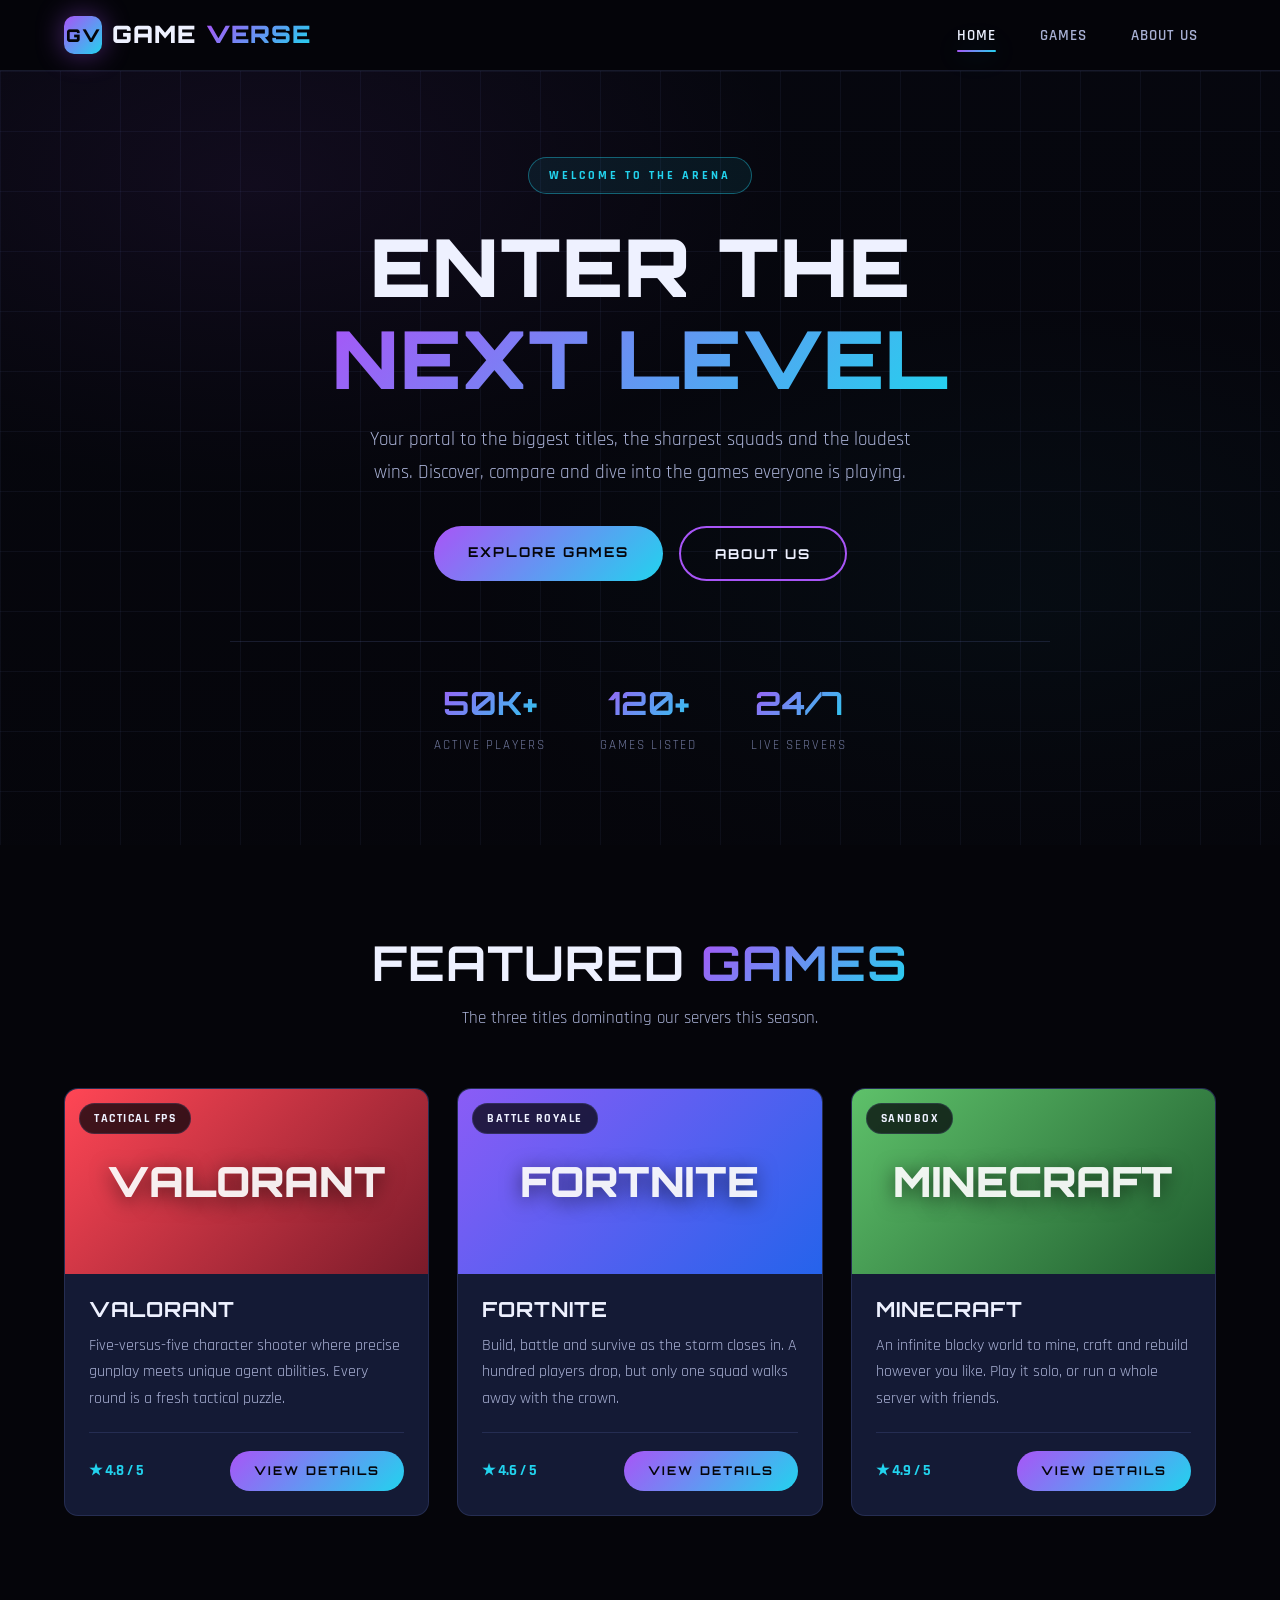
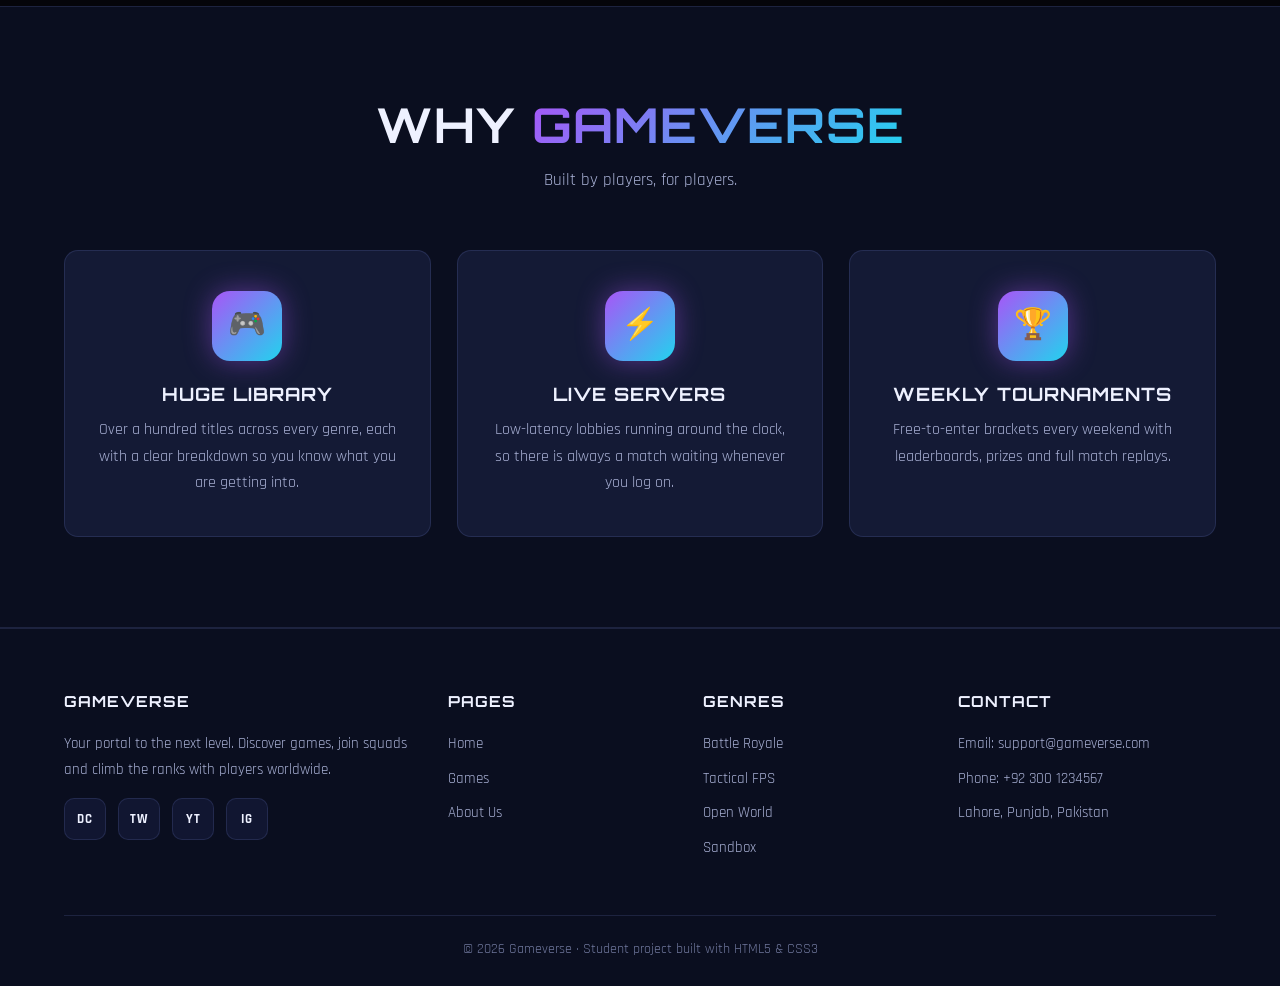
<file: index.html>
<!DOCTYPE html>
<html lang="en">
<head>
  <meta charset="UTF-8">
  <meta name="viewport" content="width=device-width, initial-scale=1.0">
  <title>GAMEVERSE — Enter The Next Level</title>
  <link rel="stylesheet" href="style.css">
</head>
<body>

  <!-- ==================== NAVIGATION ==================== -->
  <header class="navbar">
    <nav class="container nav-inner">
      <a href="index.html" class="logo">
        <span class="logo-mark">GV</span>
        Game<span class="neon-text">verse</span>
      </a>

      <button class="menu-btn" id="menuBtn" aria-label="Toggle menu">&#9776;</button>

      <ul class="nav-links" id="navLinks">
        <li><a href="index.html" class="active">Home</a></li>
        <li><a href="games.html">Games</a></li>
        <li><a href="about.html">About Us</a></li>
      </ul>
    </nav>
  </header>

  <!-- ==================== HERO ==================== -->
  <section class="hero">
    <div class="container hero-content">
      <span class="badge">Welcome to the arena</span>

      <h1>Enter The <span class="neon-text">Next Level</span></h1>

      <p>
        Your portal to the biggest titles, the sharpest squads and the loudest
        wins. Discover, compare and dive into the games everyone is playing.
      </p>

      <div class="hero-buttons">
        <a href="games.html" class="btn">Explore Games</a>
        <a href="about.html" class="btn btn-outline">About Us</a>
      </div>

      <div class="hero-stats">
        <div>
          <strong>50K+</strong>
          <span>Active Players</span>
        </div>
        <div>
          <strong>120+</strong>
          <span>Games Listed</span>
        </div>
        <div>
          <strong>24/7</strong>
          <span>Live Servers</span>
        </div>
      </div>
    </div>
  </section>

  <!-- ==================== FEATURED GAMES ==================== -->
  <section class="section">
    <div class="container">
      <div class="section-head">
        <h2>Featured <span class="neon-text">Games</span></h2>
        <p>The three titles dominating our servers this season.</p>
      </div>

      <div class="card-grid">

        <article class="game-card">
          <div class="game-art art-valorant">
            <span class="genre-tag">Tactical FPS</span>
            VALORANT
          </div>
          <div class="card-body">
            <h3>Valorant</h3>
            <p>
              Five-versus-five character shooter where precise gunplay meets
              unique agent abilities. Every round is a fresh tactical puzzle.
            </p>
            <div class="card-footer">
              <span class="rating">&#9733; 4.8 / 5</span>
              <a href="games.html" class="btn btn-small">View Details</a>
            </div>
          </div>
        </article>

        <article class="game-card">
          <div class="game-art art-fortnite">
            <span class="genre-tag">Battle Royale</span>
            FORTNITE
          </div>
          <div class="card-body">
            <h3>Fortnite</h3>
            <p>
              Build, battle and survive as the storm closes in. A hundred players
              drop, but only one squad walks away with the crown.
            </p>
            <div class="card-footer">
              <span class="rating">&#9733; 4.6 / 5</span>
              <a href="games.html" class="btn btn-small">View Details</a>
            </div>
          </div>
        </article>

        <article class="game-card">
          <div class="game-art art-minecraft">
            <span class="genre-tag">Sandbox</span>
            MINECRAFT
          </div>
          <div class="card-body">
            <h3>Minecraft</h3>
            <p>
              An infinite blocky world to mine, craft and rebuild however you
              like. Play it solo, or run a whole server with friends.
            </p>
            <div class="card-footer">
              <span class="rating">&#9733; 4.9 / 5</span>
              <a href="games.html" class="btn btn-small">View Details</a>
            </div>
          </div>
        </article>

      </div>
    </div>
  </section>

  <!-- ==================== WHY GAMEVERSE ==================== -->
  <section class="section dark">
    <div class="container">
      <div class="section-head">
        <h2>Why <span class="neon-text">Gameverse</span></h2>
        <p>Built by players, for players.</p>
      </div>

      <div class="feature-grid">
        <div class="feature-card">
          <div class="feature-icon">&#127918;</div>
          <h3>Huge Library</h3>
          <p>Over a hundred titles across every genre, each with a clear
             breakdown so you know what you are getting into.</p>
        </div>

        <div class="feature-card">
          <div class="feature-icon">&#9889;</div>
          <h3>Live Servers</h3>
          <p>Low-latency lobbies running around the clock, so there is always
             a match waiting whenever you log on.</p>
        </div>

        <div class="feature-card">
          <div class="feature-icon">&#127942;</div>
          <h3>Weekly Tournaments</h3>
          <p>Free-to-enter brackets every weekend with leaderboards, prizes
             and full match replays.</p>
        </div>
      </div>
    </div>
  </section>

  <!-- ==================== FOOTER ==================== -->
  <footer class="footer">
    <div class="container">
      <div class="footer-grid">

        <div>
          <h4>Gameverse</h4>
          <p>Your portal to the next level. Discover games, join squads and
             climb the ranks with players worldwide.</p>
          <div class="socials">
            <a href="#" aria-label="Discord">DC</a>
            <a href="#" aria-label="Twitch">TW</a>
            <a href="#" aria-label="YouTube">YT</a>
            <a href="#" aria-label="Instagram">IG</a>
          </div>
        </div>

        <div>
          <h4>Pages</h4>
          <ul>
            <li><a href="index.html">Home</a></li>
            <li><a href="games.html">Games</a></li>
            <li><a href="about.html">About Us</a></li>
          </ul>
        </div>

        <div>
          <h4>Genres</h4>
          <ul>
            <li>Battle Royale</li>
            <li>Tactical FPS</li>
            <li>Open World</li>
            <li>Sandbox</li>
          </ul>
        </div>

        <div>
          <h4>Contact</h4>
          <ul>
            <li>Email: support@gameverse.com</li>
            <li>Phone: +92 300 1234567</li>
            <li>Lahore, Punjab, Pakistan</li>
          </ul>
        </div>

      </div>

      <div class="footer-bottom">
        &copy; 2026 Gameverse · Student project built with HTML5 &amp; CSS3
      </div>
    </div>
  </footer>

  <script src="script.js"></script>
</body>
</html>
</file>
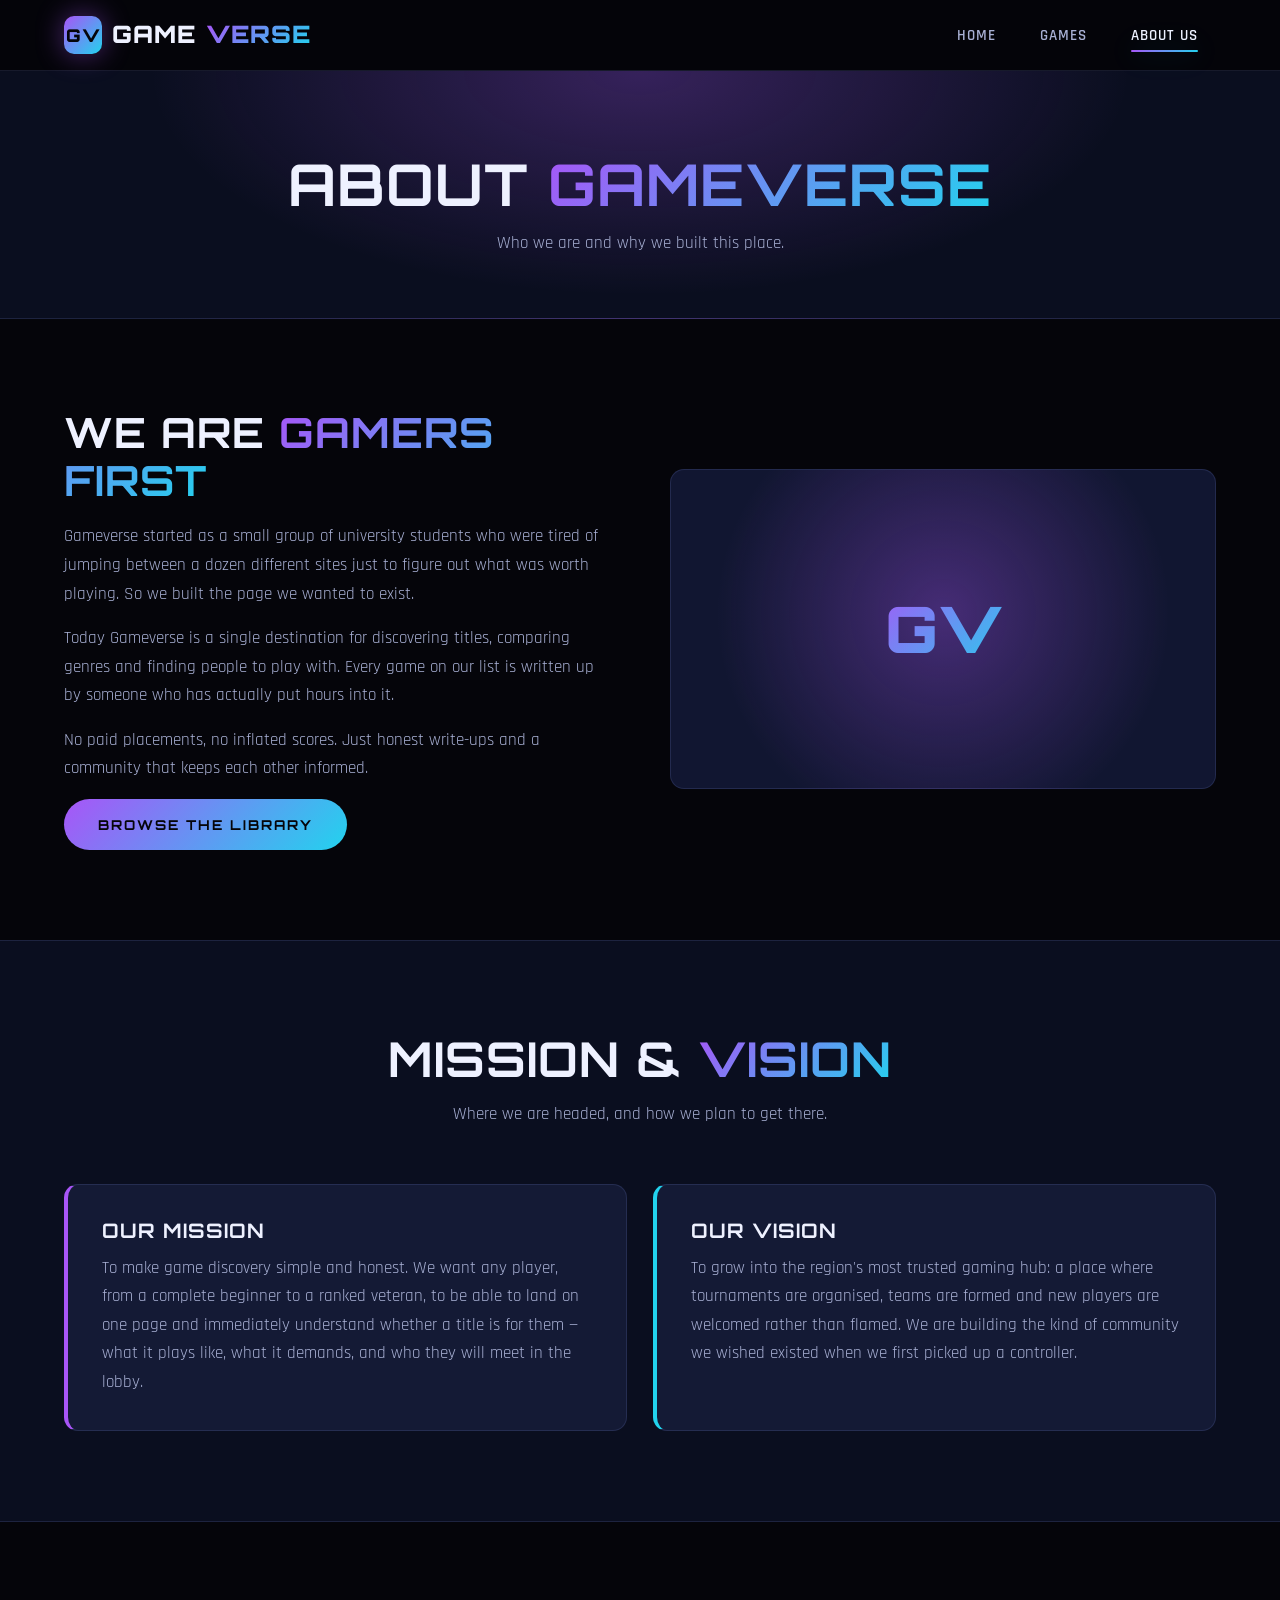
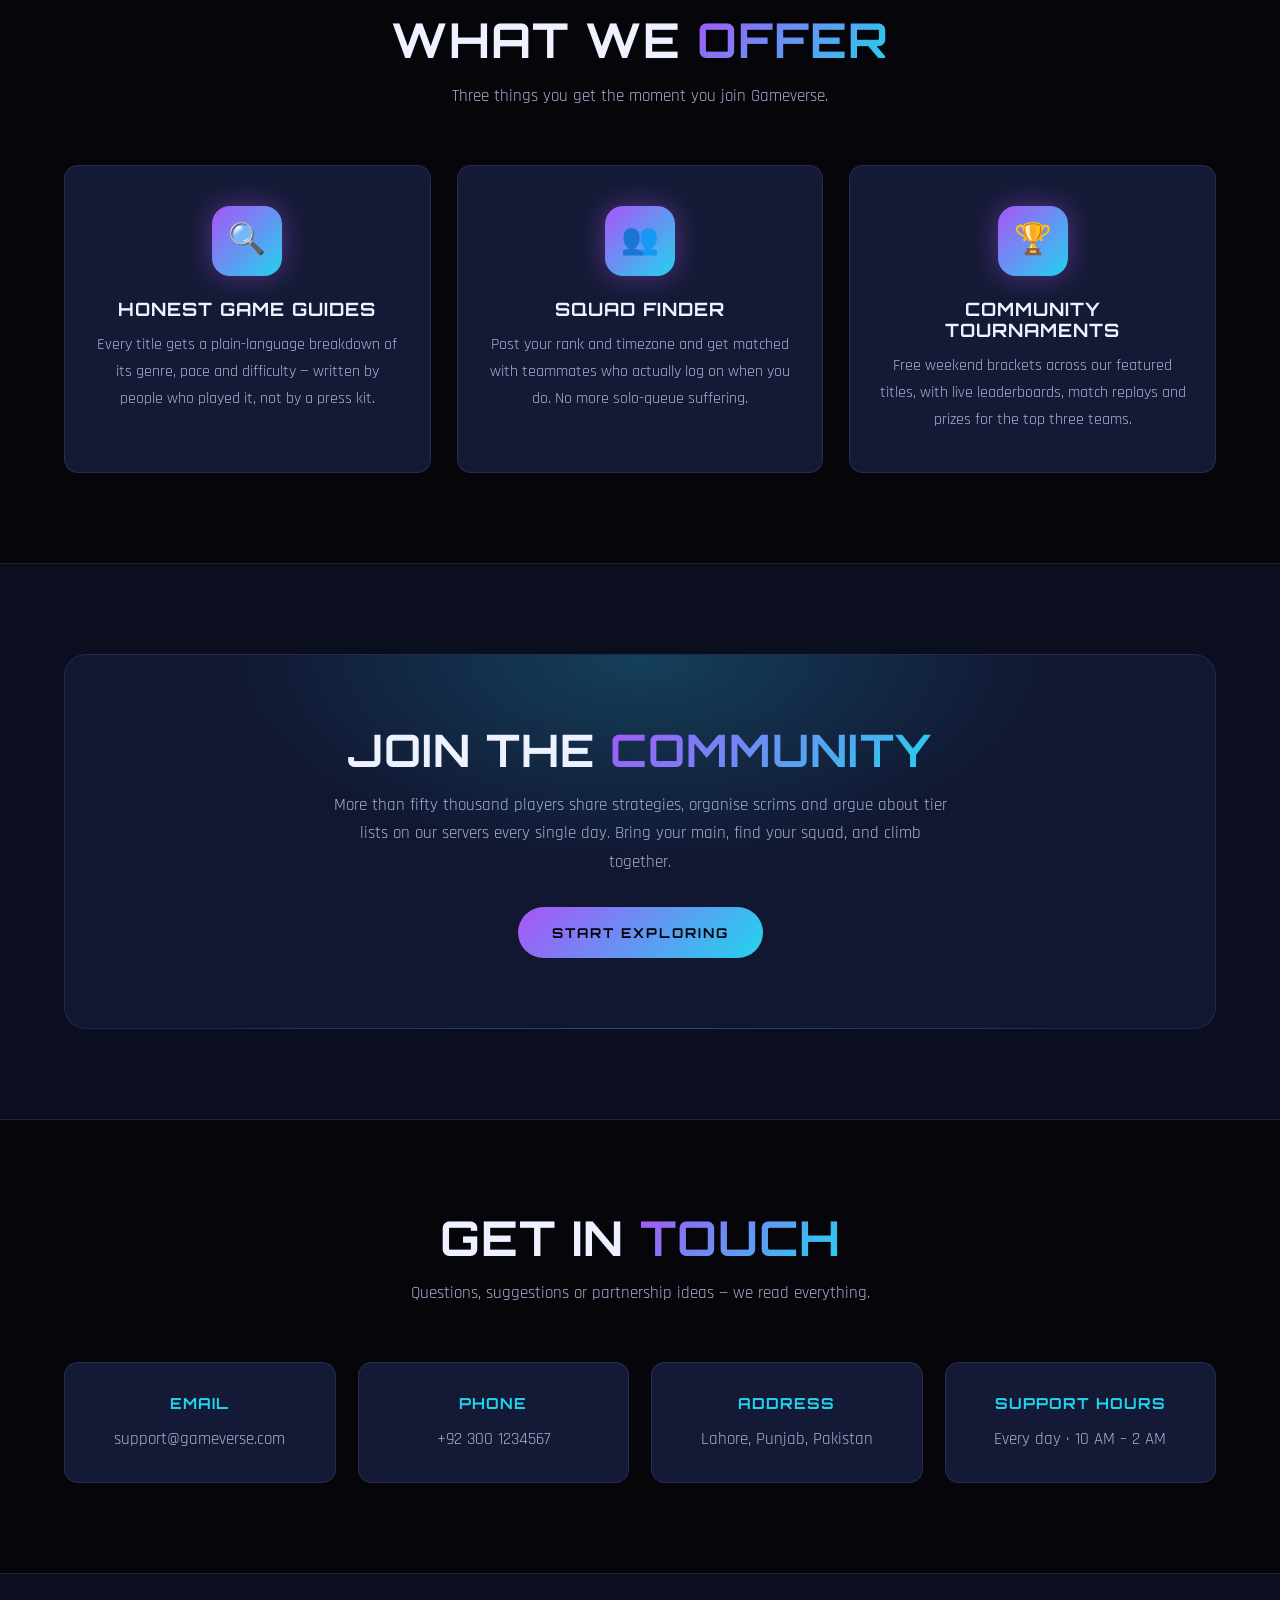
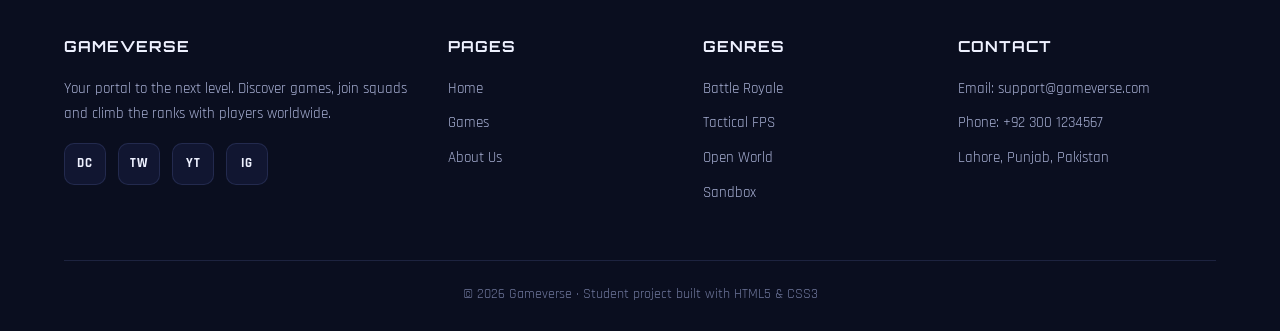
<file: about.html>
<!DOCTYPE html>
<html lang="en">
<head>
  <meta charset="UTF-8">
  <meta name="viewport" content="width=device-width, initial-scale=1.0">
  <title>About Us — GAMEVERSE</title>
  <link rel="stylesheet" href="style.css">
</head>
<body>

  <!-- ==================== NAVIGATION ==================== -->
  <header class="navbar">
    <nav class="container nav-inner">
      <a href="index.html" class="logo">
        <span class="logo-mark">GV</span>
        Game<span class="neon-text">verse</span>
      </a>

      <button class="menu-btn" id="menuBtn" aria-label="Toggle menu">&#9776;</button>

      <ul class="nav-links" id="navLinks">
        <li><a href="index.html">Home</a></li>
        <li><a href="games.html">Games</a></li>
        <li><a href="about.html" class="active">About Us</a></li>
      </ul>
    </nav>
  </header>

  <!-- ==================== PAGE BANNER ==================== -->
  <section class="page-banner">
    <div class="container">
      <h1>About <span class="neon-text">Gameverse</span></h1>
      <p>Who we are and why we built this place.</p>
    </div>
  </section>

  <!-- ==================== INTRODUCTION ==================== -->
  <section class="section">
    <div class="container about-grid">
      <div>
        <h2>We Are <span class="neon-text">Gamers First</span></h2>
        <p>
          Gameverse started as a small group of university students who were
          tired of jumping between a dozen different sites just to figure out
          what was worth playing. So we built the page we wanted to exist.
        </p>
        <p>
          Today Gameverse is a single destination for discovering titles,
          comparing genres and finding people to play with. Every game on our
          list is written up by someone who has actually put hours into it.
        </p>
        <p>
          No paid placements, no inflated scores. Just honest write-ups and a
          community that keeps each other informed.
        </p>
        <a href="games.html" class="btn">Browse The Library</a>
      </div>

      <div class="about-visual">
        <span>GV</span>
      </div>
    </div>
  </section>

  <!-- ==================== MISSION & VISION ==================== -->
  <section class="section dark">
    <div class="container">
      <div class="section-head">
        <h2>Mission &amp; <span class="neon-text">Vision</span></h2>
        <p>Where we are headed, and how we plan to get there.</p>
      </div>

      <div class="mv-grid">
        <div class="mv-box">
          <h3>Our Mission</h3>
          <p>
            To make game discovery simple and honest. We want any player, from
            a complete beginner to a ranked veteran, to be able to land on one
            page and immediately understand whether a title is for them — what
            it plays like, what it demands, and who they will meet in the lobby.
          </p>
        </div>

        <div class="mv-box">
          <h3>Our Vision</h3>
          <p>
            To grow into the region's most trusted gaming hub: a place where
            tournaments are organised, teams are formed and new players are
            welcomed rather than flamed. We are building the kind of community
            we wished existed when we first picked up a controller.
          </p>
        </div>
      </div>
    </div>
  </section>

  <!-- ==================== WHAT WE OFFER ==================== -->
  <section class="section">
    <div class="container">
      <div class="section-head">
        <h2>What We <span class="neon-text">Offer</span></h2>
        <p>Three things you get the moment you join Gameverse.</p>
      </div>

      <div class="feature-grid">
        <div class="feature-card">
          <div class="feature-icon">&#128269;</div>
          <h3>Honest Game Guides</h3>
          <p>
            Every title gets a plain-language breakdown of its genre, pace and
            difficulty — written by people who played it, not by a press kit.
          </p>
        </div>

        <div class="feature-card">
          <div class="feature-icon">&#128101;</div>
          <h3>Squad Finder</h3>
          <p>
            Post your rank and timezone and get matched with teammates who
            actually log on when you do. No more solo-queue suffering.
          </p>
        </div>

        <div class="feature-card">
          <div class="feature-icon">&#127942;</div>
          <h3>Community Tournaments</h3>
          <p>
            Free weekend brackets across our featured titles, with live
            leaderboards, match replays and prizes for the top three teams.
          </p>
        </div>
      </div>
    </div>
  </section>

  <!-- ==================== COMMUNITY ==================== -->
  <section class="section dark">
    <div class="container">
      <div class="community">
        <h2>Join The <span class="neon-text">Community</span></h2>
        <p>
          More than fifty thousand players share strategies, organise scrims and
          argue about tier lists on our servers every single day. Bring your
          main, find your squad, and climb together.
        </p>
        <a href="games.html" class="btn">Start Exploring</a>
      </div>
    </div>
  </section>

  <!-- ==================== CONTACT ==================== -->
  <section class="section">
    <div class="container">
      <div class="section-head">
        <h2>Get In <span class="neon-text">Touch</span></h2>
        <p>Questions, suggestions or partnership ideas — we read everything.</p>
      </div>

      <div class="contact-grid">
        <div class="contact-card">
          <h4>Email</h4>
          <p>support@gameverse.com</p>
        </div>
        <div class="contact-card">
          <h4>Phone</h4>
          <p>+92 300 1234567</p>
        </div>
        <div class="contact-card">
          <h4>Address</h4>
          <p>Lahore, Punjab, Pakistan</p>
        </div>
        <div class="contact-card">
          <h4>Support Hours</h4>
          <p>Every day · 10 AM – 2 AM</p>
        </div>
      </div>
    </div>
  </section>

  <!-- ==================== FOOTER ==================== -->
  <footer class="footer">
    <div class="container">
      <div class="footer-grid">

        <div>
          <h4>Gameverse</h4>
          <p>Your portal to the next level. Discover games, join squads and
             climb the ranks with players worldwide.</p>
          <div class="socials">
            <a href="#" aria-label="Discord">DC</a>
            <a href="#" aria-label="Twitch">TW</a>
            <a href="#" aria-label="YouTube">YT</a>
            <a href="#" aria-label="Instagram">IG</a>
          </div>
        </div>

        <div>
          <h4>Pages</h4>
          <ul>
            <li><a href="index.html">Home</a></li>
            <li><a href="games.html">Games</a></li>
            <li><a href="about.html">About Us</a></li>
          </ul>
        </div>

        <div>
          <h4>Genres</h4>
          <ul>
            <li>Battle Royale</li>
            <li>Tactical FPS</li>
            <li>Open World</li>
            <li>Sandbox</li>
          </ul>
        </div>

        <div>
          <h4>Contact</h4>
          <ul>
            <li>Email: support@gameverse.com</li>
            <li>Phone: +92 300 1234567</li>
            <li>Lahore, Punjab, Pakistan</li>
          </ul>
        </div>

      </div>

      <div class="footer-bottom">
        &copy; 2026 Gameverse · Student project built with HTML5 &amp; CSS3
      </div>
    </div>
  </footer>

  <script src="script.js"></script>
</body>
</html>
</file>
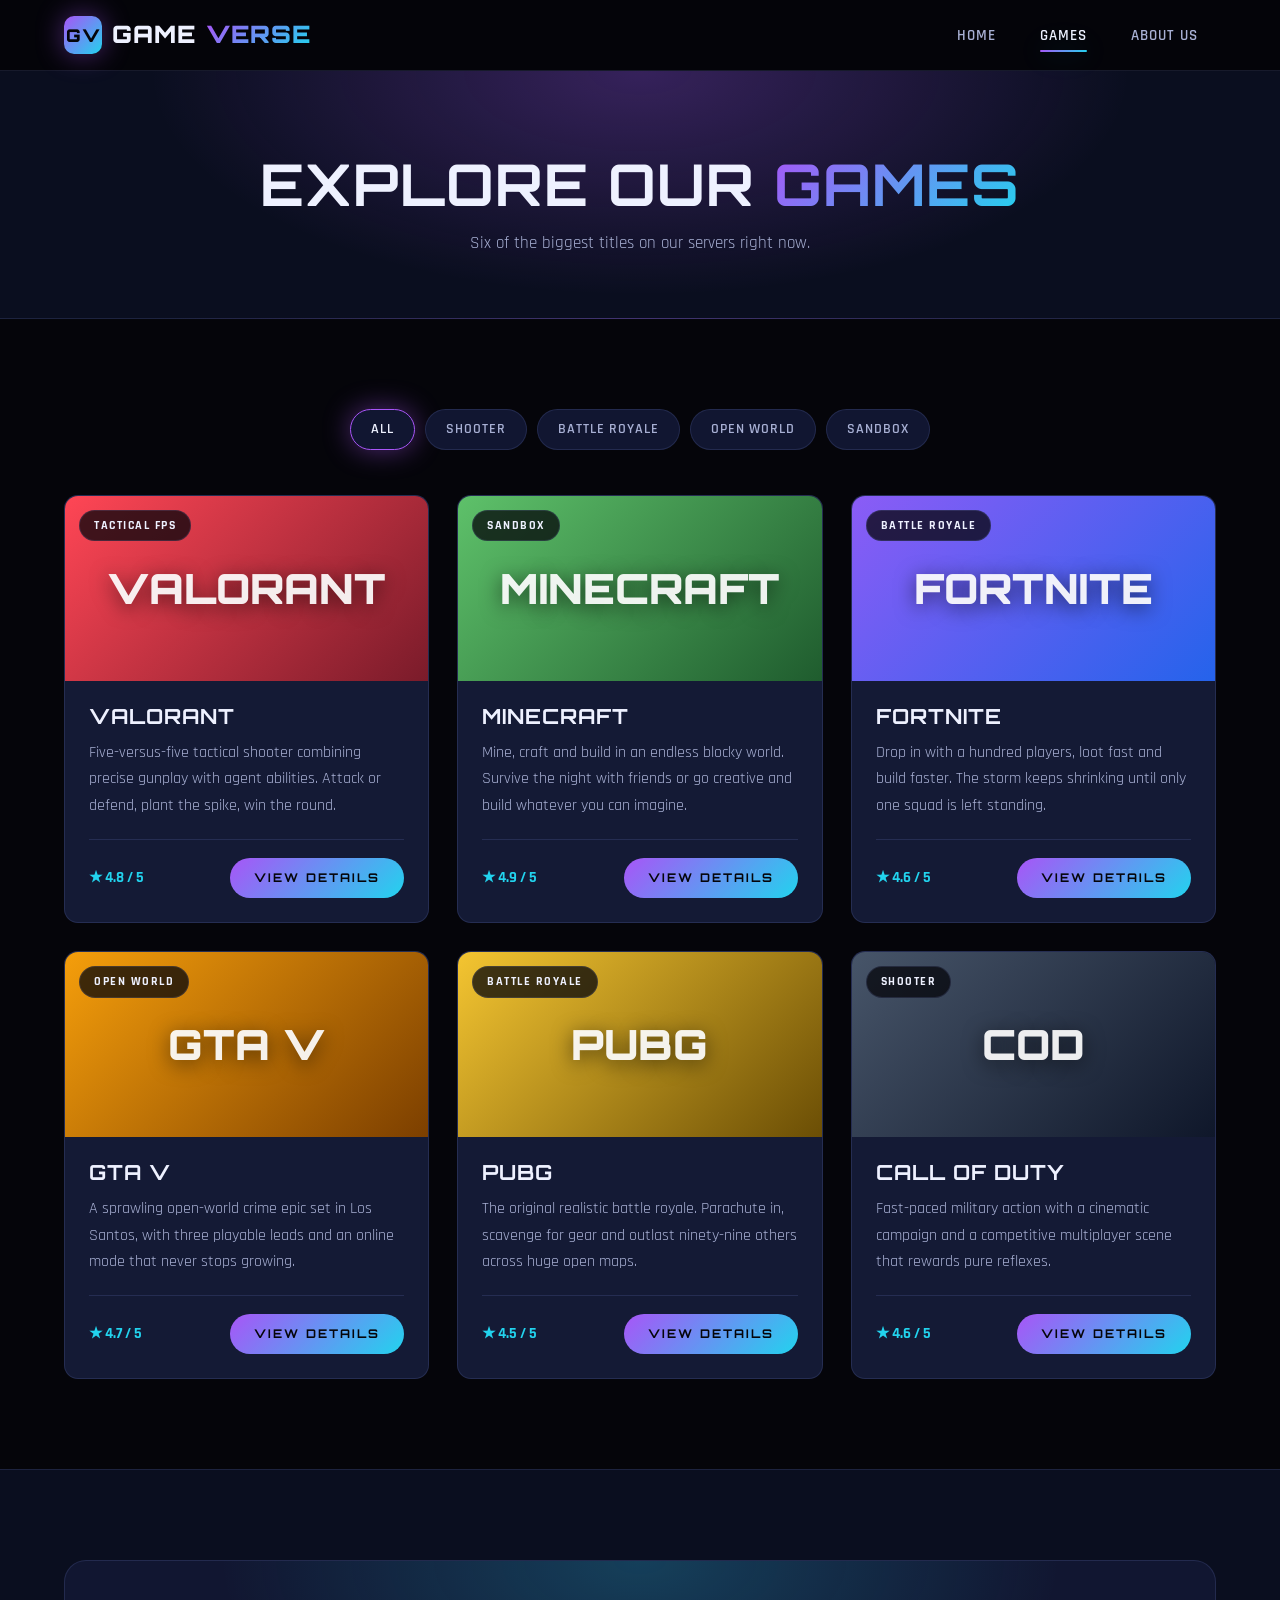
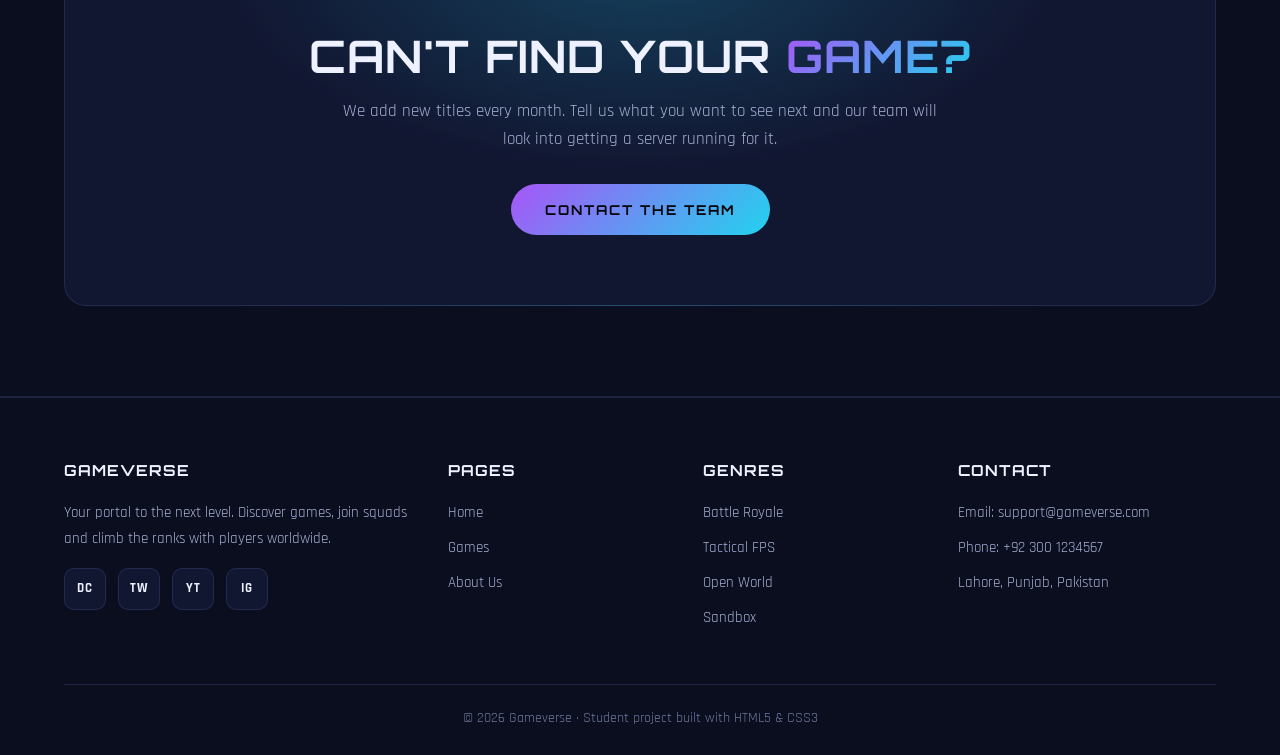
<file: games.html>
<!DOCTYPE html>
<html lang="en">
<head>
  <meta charset="UTF-8">
  <meta name="viewport" content="width=device-width, initial-scale=1.0">
  <title>Games — GAMEVERSE</title>
  <link rel="stylesheet" href="style.css">
</head>
<body>

  <!-- ==================== NAVIGATION ==================== -->
  <header class="navbar">
    <nav class="container nav-inner">
      <a href="index.html" class="logo">
        <span class="logo-mark">GV</span>
        Game<span class="neon-text">verse</span>
      </a>

      <button class="menu-btn" id="menuBtn" aria-label="Toggle menu">&#9776;</button>

      <ul class="nav-links" id="navLinks">
        <li><a href="index.html">Home</a></li>
        <li><a href="games.html" class="active">Games</a></li>
        <li><a href="about.html">About Us</a></li>
      </ul>
    </nav>
  </header>

  <!-- ==================== PAGE BANNER ==================== -->
  <section class="page-banner">
    <div class="container">
      <h1>Explore Our <span class="neon-text">Games</span></h1>
      <p>Six of the biggest titles on our servers right now.</p>
    </div>
  </section>

  <!-- ==================== GAME GRID ==================== -->
  <section class="section">
    <div class="container">

      <div class="filter-row">
        <span class="chip active">All</span>
        <span class="chip">Shooter</span>
        <span class="chip">Battle Royale</span>
        <span class="chip">Open World</span>
        <span class="chip">Sandbox</span>
      </div>

      <div class="card-grid">

        <!-- 1. VALORANT -->
        <article class="game-card">
          <div class="game-art art-valorant">
            <span class="genre-tag">Tactical FPS</span>
            VALORANT
          </div>
          <div class="card-body">
            <h3>Valorant</h3>
            <p>
              Five-versus-five tactical shooter combining precise gunplay with
              agent abilities. Attack or defend, plant the spike, win the round.
            </p>
            <div class="card-footer">
              <span class="rating">&#9733; 4.8 / 5</span>
              <a href="#" class="btn btn-small">View Details</a>
            </div>
          </div>
        </article>

        <!-- 2. MINECRAFT -->
        <article class="game-card">
          <div class="game-art art-minecraft">
            <span class="genre-tag">Sandbox</span>
            MINECRAFT
          </div>
          <div class="card-body">
            <h3>Minecraft</h3>
            <p>
              Mine, craft and build in an endless blocky world. Survive the night
              with friends or go creative and build whatever you can imagine.
            </p>
            <div class="card-footer">
              <span class="rating">&#9733; 4.9 / 5</span>
              <a href="#" class="btn btn-small">View Details</a>
            </div>
          </div>
        </article>

        <!-- 3. FORTNITE -->
        <article class="game-card">
          <div class="game-art art-fortnite">
            <span class="genre-tag">Battle Royale</span>
            FORTNITE
          </div>
          <div class="card-body">
            <h3>Fortnite</h3>
            <p>
              Drop in with a hundred players, loot fast and build faster. The
              storm keeps shrinking until only one squad is left standing.
            </p>
            <div class="card-footer">
              <span class="rating">&#9733; 4.6 / 5</span>
              <a href="#" class="btn btn-small">View Details</a>
            </div>
          </div>
        </article>

        <!-- 4. GTA V -->
        <article class="game-card">
          <div class="game-art art-gta">
            <span class="genre-tag">Open World</span>
            GTA V
          </div>
          <div class="card-body">
            <h3>GTA V</h3>
            <p>
              A sprawling open-world crime epic set in Los Santos, with three
              playable leads and an online mode that never stops growing.
            </p>
            <div class="card-footer">
              <span class="rating">&#9733; 4.7 / 5</span>
              <a href="#" class="btn btn-small">View Details</a>
            </div>
          </div>
        </article>

        <!-- 5. PUBG -->
        <article class="game-card">
          <div class="game-art art-pubg">
            <span class="genre-tag">Battle Royale</span>
            PUBG
          </div>
          <div class="card-body">
            <h3>PUBG</h3>
            <p>
              The original realistic battle royale. Parachute in, scavenge for
              gear and outlast ninety-nine others across huge open maps.
            </p>
            <div class="card-footer">
              <span class="rating">&#9733; 4.5 / 5</span>
              <a href="#" class="btn btn-small">View Details</a>
            </div>
          </div>
        </article>

        <!-- 6. CALL OF DUTY -->
        <article class="game-card">
          <div class="game-art art-cod">
            <span class="genre-tag">Shooter</span>
            COD
          </div>
          <div class="card-body">
            <h3>Call of Duty</h3>
            <p>
              Fast-paced military action with a cinematic campaign and a
              competitive multiplayer scene that rewards pure reflexes.
            </p>
            <div class="card-footer">
              <span class="rating">&#9733; 4.6 / 5</span>
              <a href="#" class="btn btn-small">View Details</a>
            </div>
          </div>
        </article>

      </div>
    </div>
  </section>

  <!-- ==================== CTA ==================== -->
  <section class="section dark">
    <div class="container">
      <div class="community">
        <h2>Can't Find Your <span class="neon-text">Game?</span></h2>
        <p>
          We add new titles every month. Tell us what you want to see next and
          our team will look into getting a server running for it.
        </p>
        <a href="about.html" class="btn">Contact The Team</a>
      </div>
    </div>
  </section>

  <!-- ==================== FOOTER ==================== -->
  <footer class="footer">
    <div class="container">
      <div class="footer-grid">

        <div>
          <h4>Gameverse</h4>
          <p>Your portal to the next level. Discover games, join squads and
             climb the ranks with players worldwide.</p>
          <div class="socials">
            <a href="#" aria-label="Discord">DC</a>
            <a href="#" aria-label="Twitch">TW</a>
            <a href="#" aria-label="YouTube">YT</a>
            <a href="#" aria-label="Instagram">IG</a>
          </div>
        </div>

        <div>
          <h4>Pages</h4>
          <ul>
            <li><a href="index.html">Home</a></li>
            <li><a href="games.html">Games</a></li>
            <li><a href="about.html">About Us</a></li>
          </ul>
        </div>

        <div>
          <h4>Genres</h4>
          <ul>
            <li>Battle Royale</li>
            <li>Tactical FPS</li>
            <li>Open World</li>
            <li>Sandbox</li>
          </ul>
        </div>

        <div>
          <h4>Contact</h4>
          <ul>
            <li>Email: support@gameverse.com</li>
            <li>Phone: +92 300 1234567</li>
            <li>Lahore, Punjab, Pakistan</li>
          </ul>
        </div>

      </div>

      <div class="footer-bottom">
        &copy; 2026 Gameverse · Student project built with HTML5 &amp; CSS3
      </div>
    </div>
  </footer>

  <script src="script.js"></script>
</body>
</html>
</file>
<file: style.css>
/* ==========================================================
   GAMEVERSE — Stylesheet
   Dark esports theme · neon purple + electric blue
   Sections: 1 Variables  2 Reset  3 Navbar  4 Buttons
             5 Hero  6 Sections  7 Cards  8 Games page
             9 About page  10 Footer  11 Responsive
   ========================================================== */

@import url('https://fonts.googleapis.com/css2?family=Orbitron:wght@600;800;900&family=Rajdhani:wght@400;500;600;700&display=swap');

/* ---------- 1. VARIABLES ---------- */
:root {
  --black:     #05050a;
  --navy:      #0a0e1f;
  --navy-2:    #111631;
  --card:      #141a35;
  --border:    rgba(140, 160, 255, .14);

  --purple:    #a855f7;
  --blue:      #22d3ee;
  --neon:      linear-gradient(135deg, #a855f7 0%, #22d3ee 100%);

  --text:      #eef1ff;
  --muted:     #a8b0d4;
  --dim:       #6f779c;

  --glow-p:    0 0 28px rgba(168, 85, 247, .45);
  --glow-b:    0 0 28px rgba(34, 211, 238, .40);
  --shadow:    0 20px 50px rgba(0, 0, 0, .6);

  --radius:    14px;
  --speed:     .35s ease;
}

/* ---------- 2. RESET & BASE ---------- */
* { margin: 0; padding: 0; box-sizing: border-box; }

html { scroll-behavior: smooth; }

body {
  font-family: 'Rajdhani', sans-serif;
  font-size: 1.05rem;
  background: var(--black);
  color: var(--text);
  line-height: 1.7;
}

h1, h2, h3, .logo {
  font-family: 'Orbitron', sans-serif;
  text-transform: uppercase;
  letter-spacing: 1px;
  line-height: 1.15;
}

a   { text-decoration: none; color: inherit; }
img { max-width: 100%; display: block; }
ul  { list-style: none; }

.container {
  width: 90%;
  max-width: 1200px;
  margin: 0 auto;
}

/* gradient text helper */
.neon-text {
  background: var(--neon);
  -webkit-background-clip: text;
  background-clip: text;
  color: transparent;
}

/* ---------- 3. NAVBAR ---------- */
.navbar {
  position: sticky;
  top: 0;
  z-index: 100;
  background: rgba(5, 5, 10, .88);
  border-bottom: 1px solid var(--border);
  backdrop-filter: blur(12px);
}
.nav-inner {
  display: flex;
  align-items: center;
  justify-content: space-between;
  padding: 16px 0;
}

.logo {
  font-size: 1.5rem;
  font-weight: 900;
  display: flex;
  align-items: center;
  gap: 10px;
}
.logo-mark {
  display: grid;
  place-items: center;
  width: 38px;
  height: 38px;
  border-radius: 10px;
  background: var(--neon);
  color: var(--black);
  font-size: 1.1rem;
  box-shadow: var(--glow-p);
}

.nav-links { display: flex; align-items: center; gap: 8px; }
.nav-links a {
  position: relative;
  padding: 9px 18px;
  font-weight: 600;
  font-size: .95rem;
  letter-spacing: 1px;
  text-transform: uppercase;
  color: var(--muted);
  border-radius: 8px;
  transition: color var(--speed), background var(--speed);
}
.nav-links a:hover { color: var(--text); background: rgba(168, 85, 247, .12); }
.nav-links a.active { color: var(--text); }
.nav-links a.active::after {
  content: "";
  position: absolute;
  left: 18px;
  right: 18px;
  bottom: 2px;
  height: 2px;
  border-radius: 2px;
  background: var(--neon);
  box-shadow: var(--glow-b);
}

/* mobile menu button (hidden on desktop) */
.menu-btn {
  display: none;
  background: none;
  border: 1px solid var(--border);
  border-radius: 8px;
  color: var(--text);
  font-size: 1.4rem;
  padding: 4px 12px;
  cursor: pointer;
}

/* ---------- 4. BUTTONS ---------- */
.btn {
  display: inline-block;
  padding: 14px 34px;
  font-family: 'Orbitron', sans-serif;
  font-size: .85rem;
  font-weight: 700;
  letter-spacing: 2px;
  text-transform: uppercase;
  color: var(--black);
  background: var(--neon);
  border: none;
  border-radius: 50px;
  cursor: pointer;
  transition: transform var(--speed), box-shadow var(--speed);
}
.btn:hover {
  transform: translateY(-3px);
  box-shadow: var(--glow-p), var(--glow-b);
}

.btn-outline {
  background: transparent;
  color: var(--text);
  border: 2px solid var(--purple);
}
.btn-outline:hover {
  background: rgba(168, 85, 247, .15);
  box-shadow: var(--glow-p);
}

.btn-small { padding: 10px 24px; font-size: .75rem; }

/* ---------- 5. HERO ---------- */
.hero {
  position: relative;
  min-height: 86vh;
  display: grid;
  place-items: center;
  text-align: center;
  padding: 80px 0;
  overflow: hidden;
  background:
    linear-gradient(rgba(5, 5, 10, .80), rgba(5, 5, 10, .94)),
    radial-gradient(900px 500px at 20% 15%, rgba(168, 85, 247, .40), transparent 60%),
    radial-gradient(900px 500px at 80% 70%, rgba(34, 211, 238, .30), transparent 60%),
    var(--navy);
}

/* faint grid overlay for the esports look */
.hero::before {
  content: "";
  position: absolute;
  inset: 0;
  background-image:
    linear-gradient(rgba(140, 160, 255, .06) 1px, transparent 1px),
    linear-gradient(90deg, rgba(140, 160, 255, .06) 1px, transparent 1px);
  background-size: 60px 60px;
}
.hero-content { position: relative; max-width: 820px; }

.badge {
  display: inline-block;
  padding: 7px 20px;
  margin-bottom: 26px;
  font-size: .78rem;
  font-weight: 700;
  letter-spacing: 3px;
  text-transform: uppercase;
  color: var(--blue);
  border: 1px solid rgba(34, 211, 238, .4);
  border-radius: 50px;
  background: rgba(34, 211, 238, .08);
}

.hero h1 {
  font-size: clamp(2.4rem, 7vw, 5rem);
  font-weight: 900;
  margin-bottom: 20px;
}

.hero p {
  font-size: 1.2rem;
  color: var(--muted);
  max-width: 560px;
  margin: 0 auto 36px;
}

.hero-buttons {
  display: flex;
  gap: 16px;
  justify-content: center;
  flex-wrap: wrap;
}

/* stats strip under the hero buttons */
.hero-stats {
  display: flex;
  justify-content: center;
  gap: 54px;
  flex-wrap: wrap;
  margin-top: 60px;
  padding-top: 34px;
  border-top: 1px solid var(--border);
}
.hero-stats strong {
  display: block;
  font-family: 'Orbitron', sans-serif;
  font-size: 2rem;
  background: var(--neon);
  -webkit-background-clip: text;
  background-clip: text;
  color: transparent;
}
.hero-stats span {
  font-size: .8rem;
  letter-spacing: 2px;
  text-transform: uppercase;
  color: var(--dim);
}

/* ---------- 6. SECTIONS ---------- */
.section { padding: 90px 0; }
.section.dark { background: var(--navy); border-block: 1px solid var(--border); }

.section-head {
  text-align: center;
  max-width: 620px;
  margin: 0 auto 55px;
}
.section-head h2 {
  font-size: clamp(1.9rem, 4.5vw, 3rem);
  margin-bottom: 14px;
}
.section-head p { color: var(--muted); }

/* ---------- 7. GAME CARDS ---------- */
.card-grid {
  display: grid;
  grid-template-columns: repeat(auto-fit, minmax(290px, 1fr));
  gap: 28px;
}

.game-card {
  background: var(--card);
  border: 1px solid var(--border);
  border-radius: var(--radius);
  overflow: hidden;
  transition: transform var(--speed), box-shadow var(--speed), border-color var(--speed);
}
.game-card:hover {
  transform: translateY(-10px);
  border-color: var(--purple);
  box-shadow: var(--shadow), var(--glow-p);
}

/* artwork panel — CSS gradient so no image files are required */
.game-art {
  position: relative;
  height: 185px;
  display: grid;
  place-items: center;
  font-family: 'Orbitron', sans-serif;
  font-size: 2.6rem;
  font-weight: 900;
  color: rgba(255, 255, 255, .92);
  text-shadow: 0 4px 20px rgba(0, 0, 0, .6);
  overflow: hidden;
}
.game-art img {
  position: absolute;
  inset: 0;
  width: 100%;
  height: 100%;
  object-fit: cover;
}
.game-card:hover .game-art img { transform: scale(1.08); transition: transform .5s ease; }

/* one gradient per game */
.art-valorant  { background: linear-gradient(135deg, #ff4655, #7a1b2a); }
.art-minecraft { background: linear-gradient(135deg, #5ec16a, #1f5c2e); }
.art-fortnite  { background: linear-gradient(135deg, #8b5cf6, #2563eb); }
.art-gta       { background: linear-gradient(135deg, #f59e0b, #7c3f00); }
.art-pubg      { background: linear-gradient(135deg, #f4c531, #6b4e05); }
.art-cod       { background: linear-gradient(135deg, #475569, #0f172a); }

.genre-tag {
  position: absolute;
  top: 14px;
  left: 14px;
  padding: 5px 14px;
  font-family: 'Rajdhani', sans-serif;
  font-size: .72rem;
  font-weight: 700;
  letter-spacing: 1.5px;
  text-transform: uppercase;
  color: var(--text);
  background: rgba(5, 5, 10, .75);
  border: 1px solid var(--border);
  border-radius: 50px;
  text-shadow: none;
}

.card-body { padding: 24px; }
.card-body h3 { font-size: 1.3rem; margin-bottom: 10px; }
.card-body p  { color: var(--muted); font-size: .98rem; margin-bottom: 20px; }

.card-footer {
  display: flex;
  align-items: center;
  justify-content: space-between;
  gap: 12px;
  padding-top: 18px;
  border-top: 1px solid var(--border);
}
.rating { color: var(--blue); font-weight: 700; font-size: .95rem; }

/* ---------- 8. GAMES PAGE ---------- */
.page-banner {
  text-align: center;
  padding: 80px 0 60px;
  border-bottom: 1px solid var(--border);
  background:
    radial-gradient(700px 320px at 50% 0%, rgba(168, 85, 247, .28), transparent 70%),
    var(--navy);
}
.page-banner h1 { font-size: clamp(2.2rem, 6vw, 3.6rem); margin-bottom: 12px; }
.page-banner p  { color: var(--muted); }

/* filter chips (decorative, styled with CSS only) */
.filter-row {
  display: flex;
  flex-wrap: wrap;
  justify-content: center;
  gap: 10px;
  margin-bottom: 45px;
}
.chip {
  padding: 8px 20px;
  font-size: .85rem;
  font-weight: 600;
  letter-spacing: 1px;
  text-transform: uppercase;
  color: var(--muted);
  background: var(--navy-2);
  border: 1px solid var(--border);
  border-radius: 50px;
  cursor: pointer;
  transition: var(--speed);
}
.chip:hover, .chip.active {
  color: var(--text);
  border-color: var(--purple);
  box-shadow: var(--glow-p);
}

/* ---------- 9. ABOUT PAGE ---------- */
.about-grid {
  display: grid;
  grid-template-columns: 1fr 1fr;
  align-items: center;
  gap: 60px;
}
.about-grid h2 { font-size: clamp(1.8rem, 4vw, 2.6rem); margin-bottom: 18px; }
.about-grid p  { color: var(--muted); margin-bottom: 16px; }

.about-visual {
  display: grid;
  place-items: center;
  min-height: 320px;
  border-radius: var(--radius);
  border: 1px solid var(--border);
  background:
    radial-gradient(circle at 50% 45%, rgba(168, 85, 247, .35), transparent 70%),
    var(--navy-2);
}
.about-visual span {
  font-family: 'Orbitron', sans-serif;
  font-size: 4rem;
  font-weight: 900;
  background: var(--neon);
  -webkit-background-clip: text;
  background-clip: text;
  color: transparent;
}

/* mission / vision boxes */
.mv-grid {
  display: grid;
  grid-template-columns: repeat(auto-fit, minmax(300px, 1fr));
  gap: 26px;
}
.mv-box {
  padding: 34px;
  background: var(--card);
  border: 1px solid var(--border);
  border-left: 4px solid var(--purple);
  border-radius: var(--radius);
  transition: var(--speed);
}
.mv-box:nth-child(2) { border-left-color: var(--blue); }
.mv-box:hover { transform: translateY(-6px); box-shadow: var(--shadow); }
.mv-box h3 { font-size: 1.25rem; margin-bottom: 12px; }
.mv-box p  { color: var(--muted); }

/* three feature cards */
.feature-grid {
  display: grid;
  grid-template-columns: repeat(auto-fit, minmax(270px, 1fr));
  gap: 26px;
}
.feature-card {
  text-align: center;
  padding: 40px 28px;
  background: var(--card);
  border: 1px solid var(--border);
  border-radius: var(--radius);
  transition: var(--speed);
}
.feature-card:hover {
  transform: translateY(-10px);
  border-color: var(--blue);
  box-shadow: var(--shadow), var(--glow-b);
}
.feature-icon {
  display: grid;
  place-items: center;
  width: 70px;
  height: 70px;
  margin: 0 auto 22px;
  font-size: 1.9rem;
  border-radius: 18px;
  background: var(--neon);
  box-shadow: var(--glow-p);
}
.feature-card h3 { font-size: 1.15rem; margin-bottom: 12px; }
.feature-card p  { color: var(--muted); font-size: .98rem; }

/* community band */
.community {
  text-align: center;
  padding: 70px 40px;
  border-radius: 22px;
  border: 1px solid var(--border);
  background:
    radial-gradient(600px 300px at 50% 0%, rgba(34, 211, 238, .22), transparent 70%),
    var(--navy-2);
}
.community h2 { font-size: clamp(1.8rem, 4vw, 2.8rem); margin-bottom: 14px; }
.community p  { color: var(--muted); max-width: 620px; margin: 0 auto 30px; }

/* contact cards */
.contact-grid {
  display: grid;
  grid-template-columns: repeat(auto-fit, minmax(240px, 1fr));
  gap: 22px;
}
.contact-card {
  padding: 28px;
  text-align: center;
  background: var(--card);
  border: 1px solid var(--border);
  border-radius: var(--radius);
}
.contact-card h4 {
  font-family: 'Orbitron', sans-serif;
  font-size: .95rem;
  letter-spacing: 1px;
  text-transform: uppercase;
  margin-bottom: 8px;
  color: var(--blue);
}
.contact-card p { color: var(--muted); }

/* ---------- 10. FOOTER ---------- */
.footer {
  background: var(--navy);
  border-top: 1px solid var(--border);
  padding: 60px 0 24px;
}
.footer-grid {
  display: grid;
  grid-template-columns: 1.6fr 1fr 1fr 1.2fr;
  gap: 40px;
}
.footer h4 {
  font-family: 'Orbitron', sans-serif;
  font-size: .95rem;
  letter-spacing: 1px;
  text-transform: uppercase;
  margin-bottom: 16px;
}
.footer p, .footer li { color: var(--muted); font-size: .95rem; }
.footer li { margin-bottom: 9px; }
.footer a { transition: color var(--speed); }
.footer a:hover { color: var(--blue); }

.socials { display: flex; gap: 12px; margin-top: 16px; }
.socials a {
  display: grid;
  place-items: center;
  width: 42px;
  height: 42px;
  font-size: .8rem;
  font-weight: 700;
  letter-spacing: 1px;
  color: var(--text);
  background: var(--navy-2);
  border: 1px solid var(--border);
  border-radius: 10px;
  transition: var(--speed);
}
.socials a:hover {
  background: var(--neon);
  color: var(--black);
  transform: translateY(-4px);
  box-shadow: var(--glow-p);
}

.footer-bottom {
  margin-top: 45px;
  padding-top: 22px;
  border-top: 1px solid var(--border);
  text-align: center;
  font-size: .88rem;
  color: var(--dim);
}

/* ---------- 11. RESPONSIVE ---------- */
@media (max-width: 950px) {
  .about-grid { grid-template-columns: 1fr; gap: 36px; }
  .footer-grid { grid-template-columns: 1fr 1fr; gap: 32px; }
}

@media (max-width: 760px) {
  .menu-btn { display: block; }

  /* collapsed mobile menu — opened by script.js adding .open */
  .nav-links {
    display: none;
    position: absolute;
    top: 100%;
    left: 0;
    right: 0;
    flex-direction: column;
    align-items: stretch;
    gap: 0;
    padding: 12px;
    background: var(--navy);
    border-bottom: 1px solid var(--border);
  }
  .nav-links.open { display: flex; }
  .nav-links a { padding: 14px 18px; }
  .nav-links a.active::after { display: none; }
  .navbar { position: relative; }

  .section { padding: 60px 0; }
  .hero { min-height: auto; padding: 70px 0; }
  .hero-stats { gap: 30px; }
  .footer-grid { grid-template-columns: 1fr; }
  .community { padding: 50px 24px; }
}
</file>
